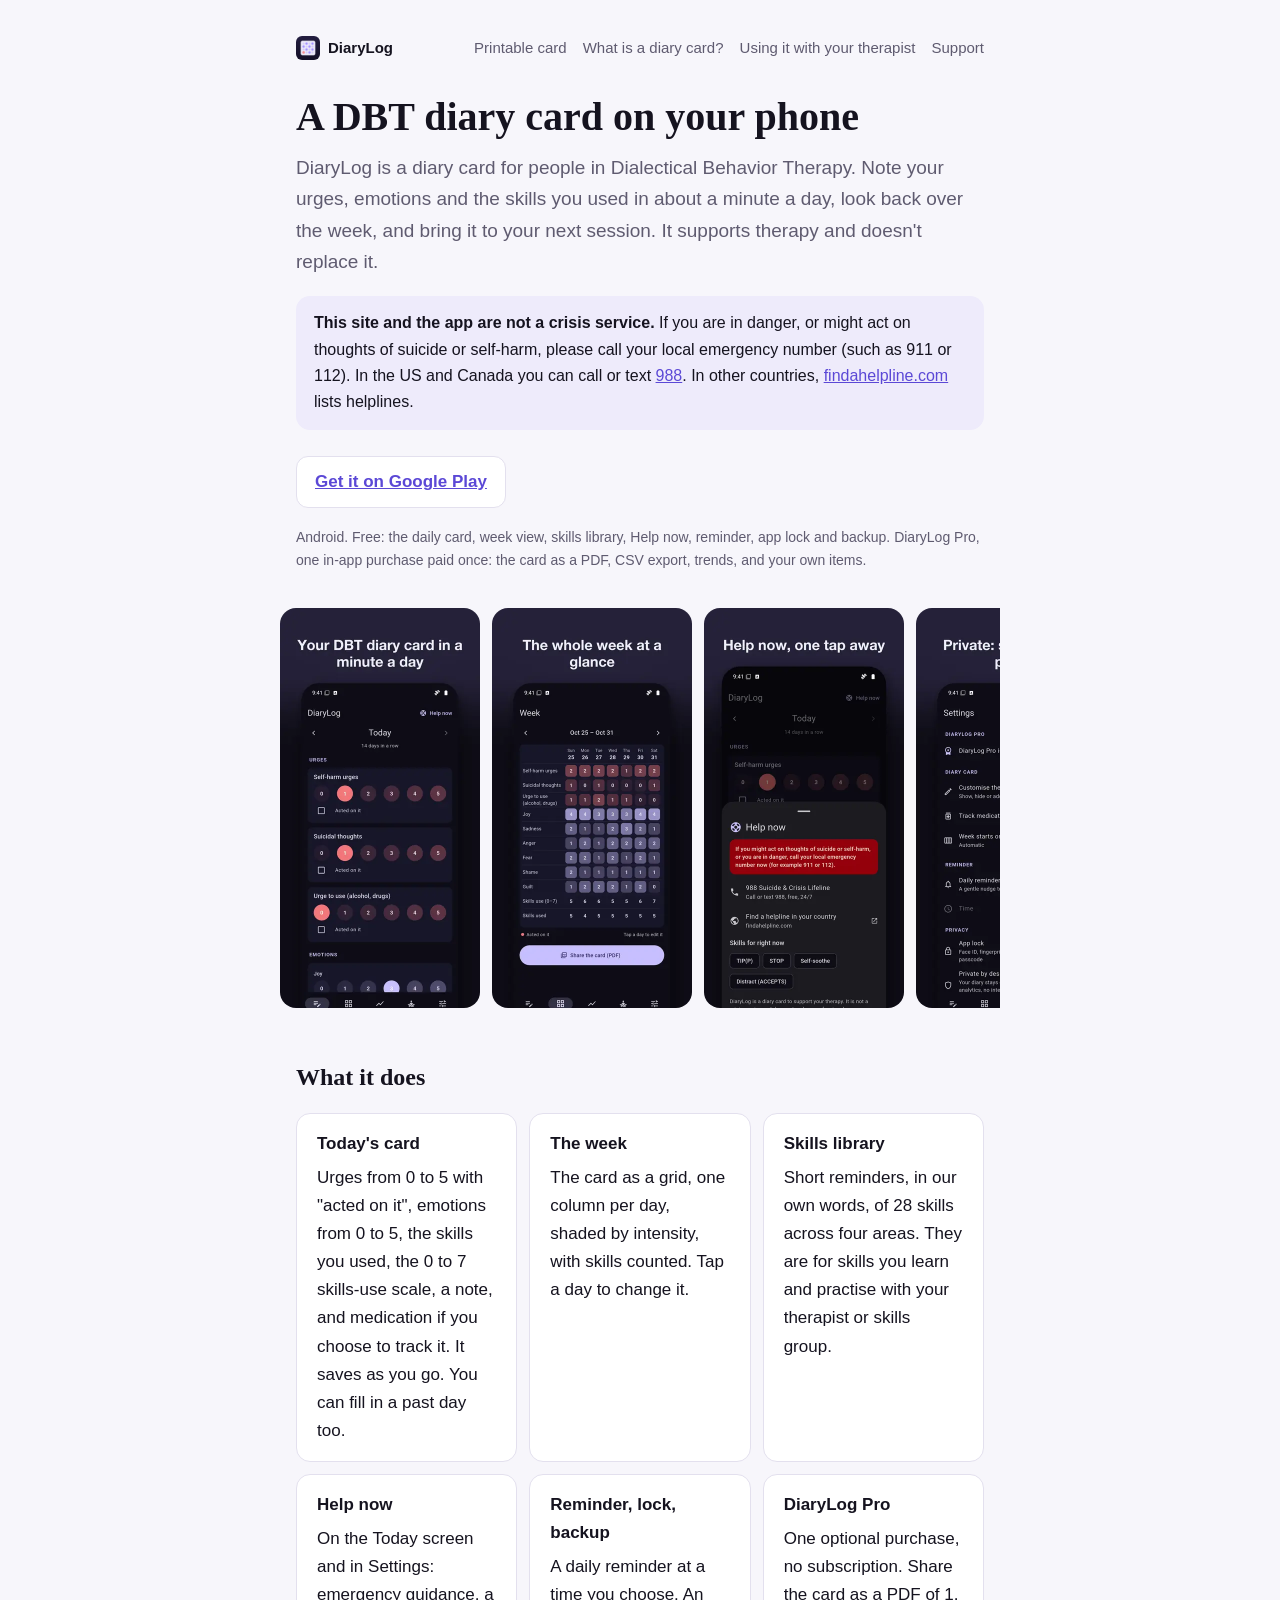
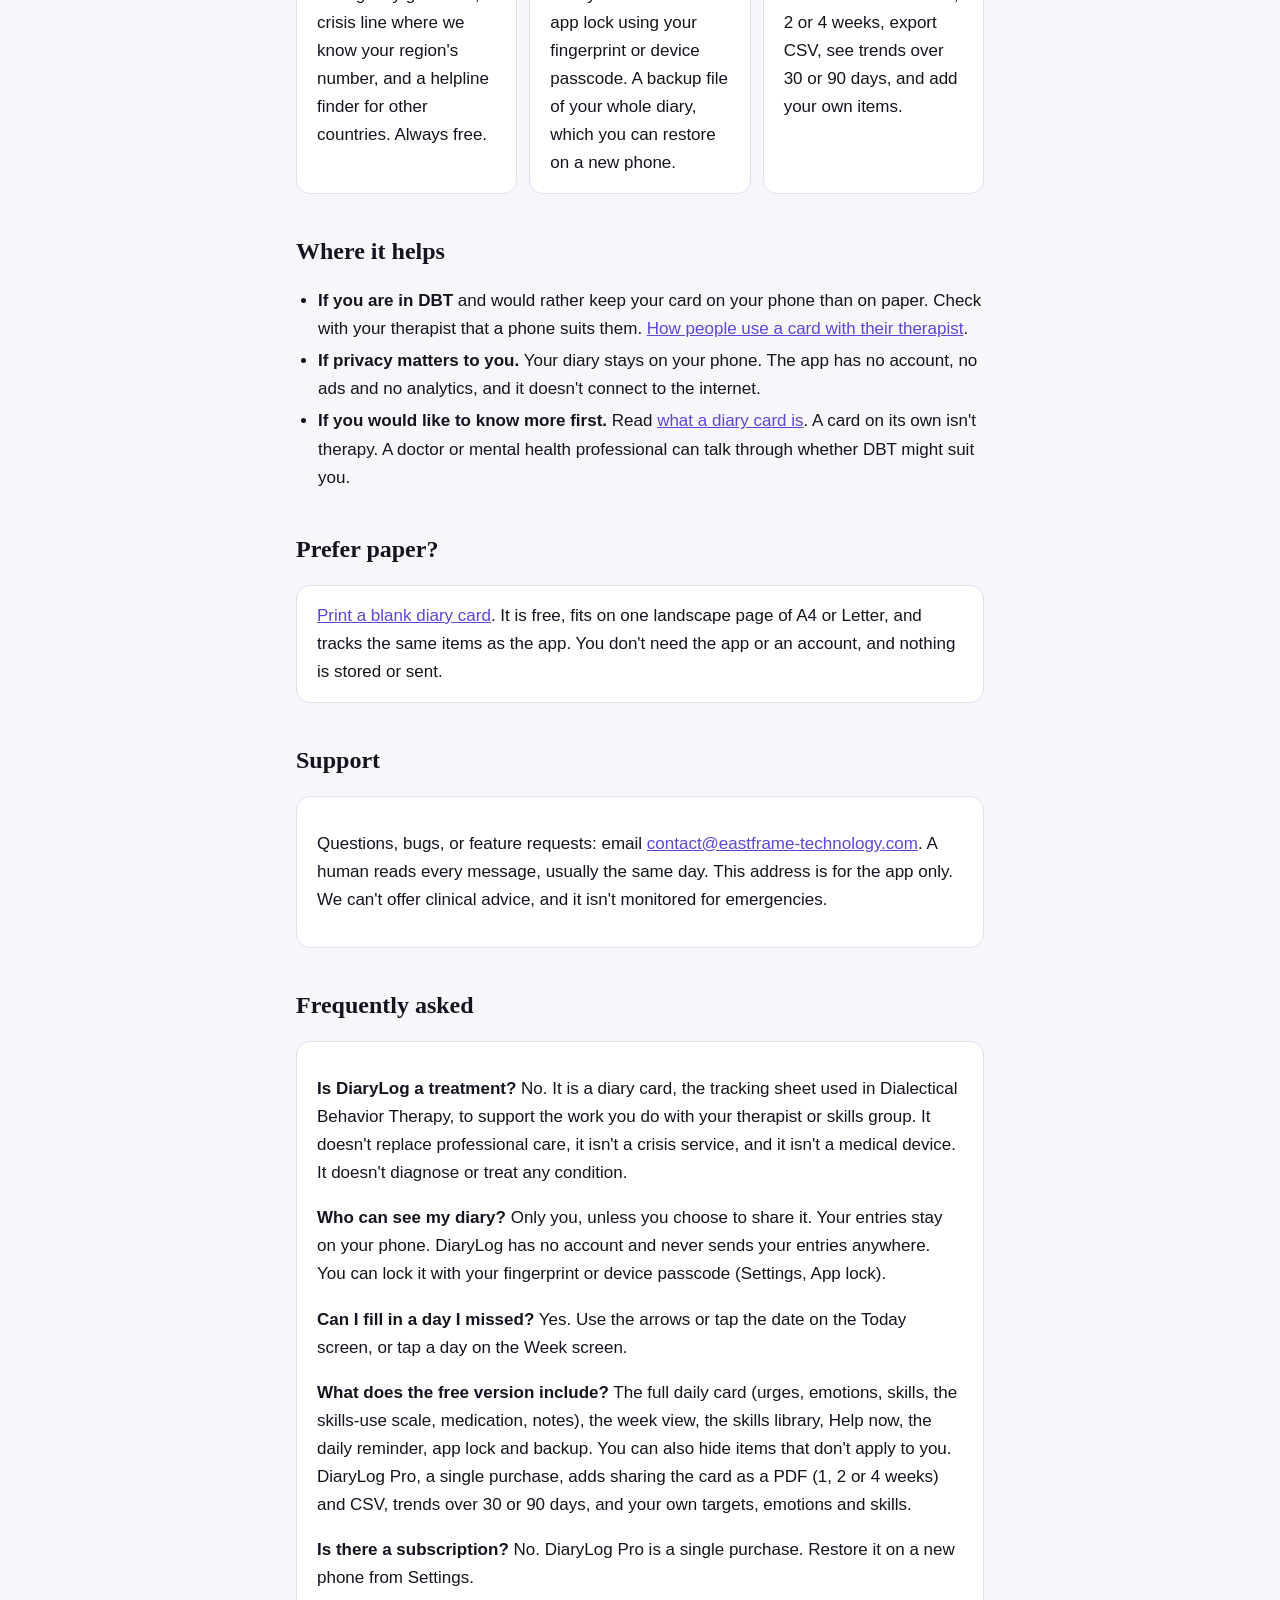
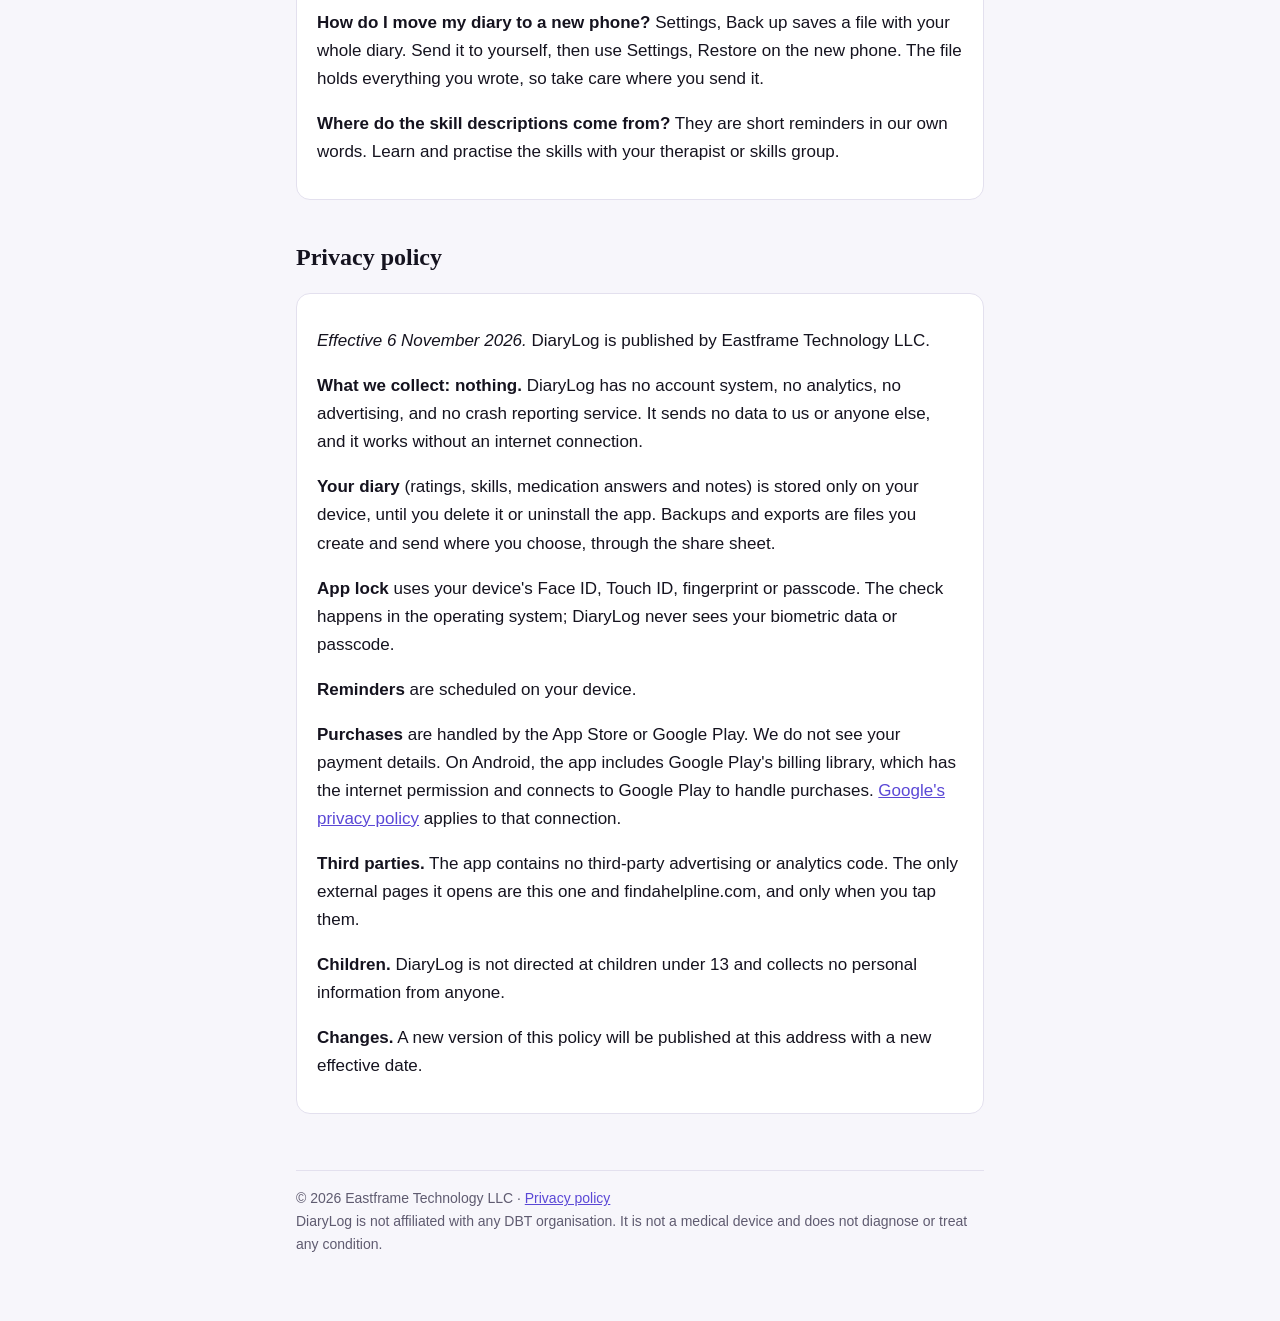
<file: index.html>
<!doctype html>
<html lang="en">
<head>
<meta charset="utf-8">
<meta name="viewport" content="width=device-width, initial-scale=1">
<title>DiaryLog: DBT diary card app for Android, private and on your phone</title>
<meta name="description" content="DiaryLog is a DBT diary card for Android: urges, emotions, skills use, medication and notes, with a week view to bring to your therapist. Your entries stay on your phone. No ads, no account.">
<link rel="canonical" href="https://eastframe-technology.github.io/diarylog-support/">
<meta property="og:type" content="website">
<meta property="og:title" content="DiaryLog: a DBT diary card on your phone">
<meta property="og:description" content="Urges, emotions and skills in about a minute a day, with a week view to bring to your therapist. Your entries stay on your phone.">
<meta property="og:image" content="https://eastframe-technology.github.io/diarylog-support/img/og.jpg">
<meta property="og:url" content="https://eastframe-technology.github.io/diarylog-support/">
<meta name="twitter:card" content="summary_large_image">
<link rel="icon" href="icon.png">
<link rel="stylesheet" href="style.css">
<script type="application/ld+json">
{"@context":"https://schema.org","@type":"MobileApplication","installUrl":"https://play.google.com/store/apps/details?id=com.eastframe.diarylog","name":"DiaryLog: DBT Diary Card","operatingSystem":"Android","applicationCategory":"HealthApplication","description":"A DBT diary card to support therapy: urges, emotions, skills use, medication and notes, with a week view. No ads, no subscription, no account. Not a treatment and not a crisis service.","image":"https://eastframe-technology.github.io/diarylog-support/img/og.jpg","offers":{"@type":"Offer","price":"0","priceCurrency":"USD"},"publisher":{"@type":"Organization","name":"Eastframe Technology LLC"}}
</script>
</head>
<body>
<main>
  <nav><a class="home" href="./"><img src="icon.png" alt="">DiaryLog</a><a href="tools/printable-dbt-diary-card.html">Printable card</a><a href="guides/what-is-a-dbt-diary-card.html">What is a diary card?</a><a href="guides/diary-card-with-your-therapist.html">Using it with your therapist</a><a href="#support">Support</a></nav>

  <h1>A DBT diary card on your phone</h1>
  <p class="lead">DiaryLog is a diary card for people in Dialectical Behavior Therapy. Note your urges, emotions and the skills you used in about a minute a day, look back over the week, and bring it to your next session. It supports therapy and doesn't replace it.</p>

  <aside class="crisis"><strong>This site and the app are not a crisis service.</strong> If you are in danger, or might act on thoughts of suicide or self-harm, please call your local emergency number (such as 911 or 112). In the US and Canada you can call or text <a href="tel:988">988</a>. In other countries, <a href="https://findahelpline.com">findahelpline.com</a> lists helplines.</aside>

  <!-- PLAY_CTA --><a class="soon" href="https://play.google.com/store/apps/details?id=com.eastframe.diarylog">Get it on Google Play</a><!-- /PLAY_CTA -->
  <p class="note">Android. Free: the daily card, week view, skills library, Help now, reminder, app lock and backup. DiaryLog Pro, one in-app purchase paid once: the card as a PDF, CSV export, trends, and your own items.</p>

  <div class="shots" aria-label="Screenshots">
    <img src="img/shot-1.webp" width="200" height="400" alt="Today's card with urges and emotions rated from 0 to 5">
    <img src="img/shot-2.webp" width="200" height="400" alt="Week view as a grid, one column per day" loading="lazy">
    <img src="img/shot-3.webp" width="200" height="400" alt="Help now sheet with emergency guidance and a helpline finder" loading="lazy">
    <img src="img/shot-4.webp" width="200" height="400" alt="Settings for the card, reminder and app lock" loading="lazy">
  </div>

  <h2>What it does</h2>
  <div class="grid">
    <div class="card"><h3>Today's card</h3>Urges from 0 to 5 with "acted on it", emotions from 0 to 5, the skills you used, the 0 to 7 skills-use scale, a note, and medication if you choose to track it. It saves as you go. You can fill in a past day too.</div>
    <div class="card"><h3>The week</h3>The card as a grid, one column per day, shaded by intensity, with skills counted. Tap a day to change it.</div>
    <div class="card"><h3>Skills library</h3>Short reminders, in our own words, of 28 skills across four areas. They are for skills you learn and practise with your therapist or skills group.</div>
    <div class="card"><h3>Help now</h3>On the Today screen and in Settings: emergency guidance, a crisis line where we know your region's number, and a helpline finder for other countries. Always free.</div>
    <div class="card"><h3>Reminder, lock, backup</h3>A daily reminder at a time you choose. An app lock using your fingerprint or device passcode. A backup file of your whole diary, which you can restore on a new phone.</div>
    <div class="card"><h3>DiaryLog Pro</h3>One optional purchase, no subscription. Share the card as a PDF of 1, 2 or 4 weeks, export CSV, see trends over 30 or 90 days, and add your own items.</div>
  </div>

  <h2>Where it helps</h2>
  <ul>
    <li><strong>If you are in DBT</strong> and would rather keep your card on your phone than on paper. Check with your therapist that a phone suits them. <a href="guides/diary-card-with-your-therapist.html">How people use a card with their therapist</a>.</li>
    <li><strong>If privacy matters to you.</strong> Your diary stays on your phone. The app has no account, no ads and no analytics, and it doesn't connect to the internet.</li>
    <li><strong>If you would like to know more first.</strong> Read <a href="guides/what-is-a-dbt-diary-card.html">what a diary card is</a>. A card on its own isn't therapy. A doctor or mental health professional can talk through whether DBT might suit you.</li>
  </ul>

  <h2>Prefer paper?</h2>
  <div class="card"><a href="tools/printable-dbt-diary-card.html">Print a blank diary card</a>. It is free, fits on one landscape page of A4 or Letter, and tracks the same items as the app. You don't need the app or an account, and nothing is stored or sent.</div>

  <h2 id="support">Support</h2>
  <div class="card">
    <p>Questions, bugs, or feature requests: email <a href="mailto:contact@eastframe-technology.com">contact@eastframe-technology.com</a>. A human reads every message, usually the same day. This address is for the app only. We can't offer clinical advice, and it isn't monitored for emergencies.</p>
  </div>

  <h2>Frequently asked</h2>
  <div class="card">
    <p><strong>Is DiaryLog a treatment?</strong> No. It is a diary card, the tracking sheet used in Dialectical Behavior Therapy, to support the work you do with your therapist or skills group. It doesn't replace professional care, it isn't a crisis service, and it isn't a medical device. It doesn't diagnose or treat any condition.</p>
    <p><strong>Who can see my diary?</strong> Only you, unless you choose to share it. Your entries stay on your phone. DiaryLog has no account and never sends your entries anywhere. You can lock it with your fingerprint or device passcode (Settings, App lock).</p>
    <p><strong>Can I fill in a day I missed?</strong> Yes. Use the arrows or tap the date on the Today screen, or tap a day on the Week screen.</p>
    <p><strong>What does the free version include?</strong> The full daily card (urges, emotions, skills, the skills-use scale, medication, notes), the week view, the skills library, Help now, the daily reminder, app lock and backup. You can also hide items that don't apply to you. DiaryLog Pro, a single purchase, adds sharing the card as a PDF (1, 2 or 4 weeks) and CSV, trends over 30 or 90 days, and your own targets, emotions and skills.</p>
    <p><strong>Is there a subscription?</strong> No. DiaryLog Pro is a single purchase. Restore it on a new phone from Settings.</p>
    <p><strong>How do I move my diary to a new phone?</strong> Settings, Back up saves a file with your whole diary. Send it to yourself, then use Settings, Restore on the new phone. The file holds everything you wrote, so take care where you send it.</p>
    <p><strong>Where do the skill descriptions come from?</strong> They are short reminders in our own words. Learn and practise the skills with your therapist or skills group.</p>
  </div>

  <h2 id="privacy">Privacy policy</h2>
  <div class="card">
    <p><em>Effective 6 November 2026.</em> DiaryLog is published by Eastframe Technology LLC.</p>
    <p><strong>What we collect: nothing.</strong> DiaryLog has no account system, no analytics, no advertising, and no crash reporting service. It sends no data to us or anyone else, and it works without an internet connection.</p>
    <p><strong>Your diary</strong> (ratings, skills, medication answers and notes) is stored only on your device, until you delete it or uninstall the app. Backups and exports are files you create and send where you choose, through the share sheet.</p>
    <p><strong>App lock</strong> uses your device's Face ID, Touch ID, fingerprint or passcode. The check happens in the operating system; DiaryLog never sees your biometric data or passcode.</p>
    <p><strong>Reminders</strong> are scheduled on your device.</p>
    <p><strong>Purchases</strong> are handled by the App Store or Google Play. We do not see your payment details. On Android, the app includes Google Play's billing library, which has the internet permission and connects to Google Play to handle purchases. <a href="https://policies.google.com/privacy">Google's privacy policy</a> applies to that connection.</p>
    <p><strong>Third parties.</strong> The app contains no third-party advertising or analytics code. The only external pages it opens are this one and findahelpline.com, and only when you tap them.</p>
    <p><strong>Children.</strong> DiaryLog is not directed at children under 13 and collects no personal information from anyone.</p>
    <p><strong>Changes.</strong> A new version of this policy will be published at this address with a new effective date.</p>
  </div>

  <footer>© 2026 Eastframe Technology LLC · <a href="privacy.html">Privacy policy</a><br>DiaryLog is not affiliated with any DBT organisation. It is not a medical device and does not diagnose or treat any condition.</footer>
</main>
</body>
</html>
</file>
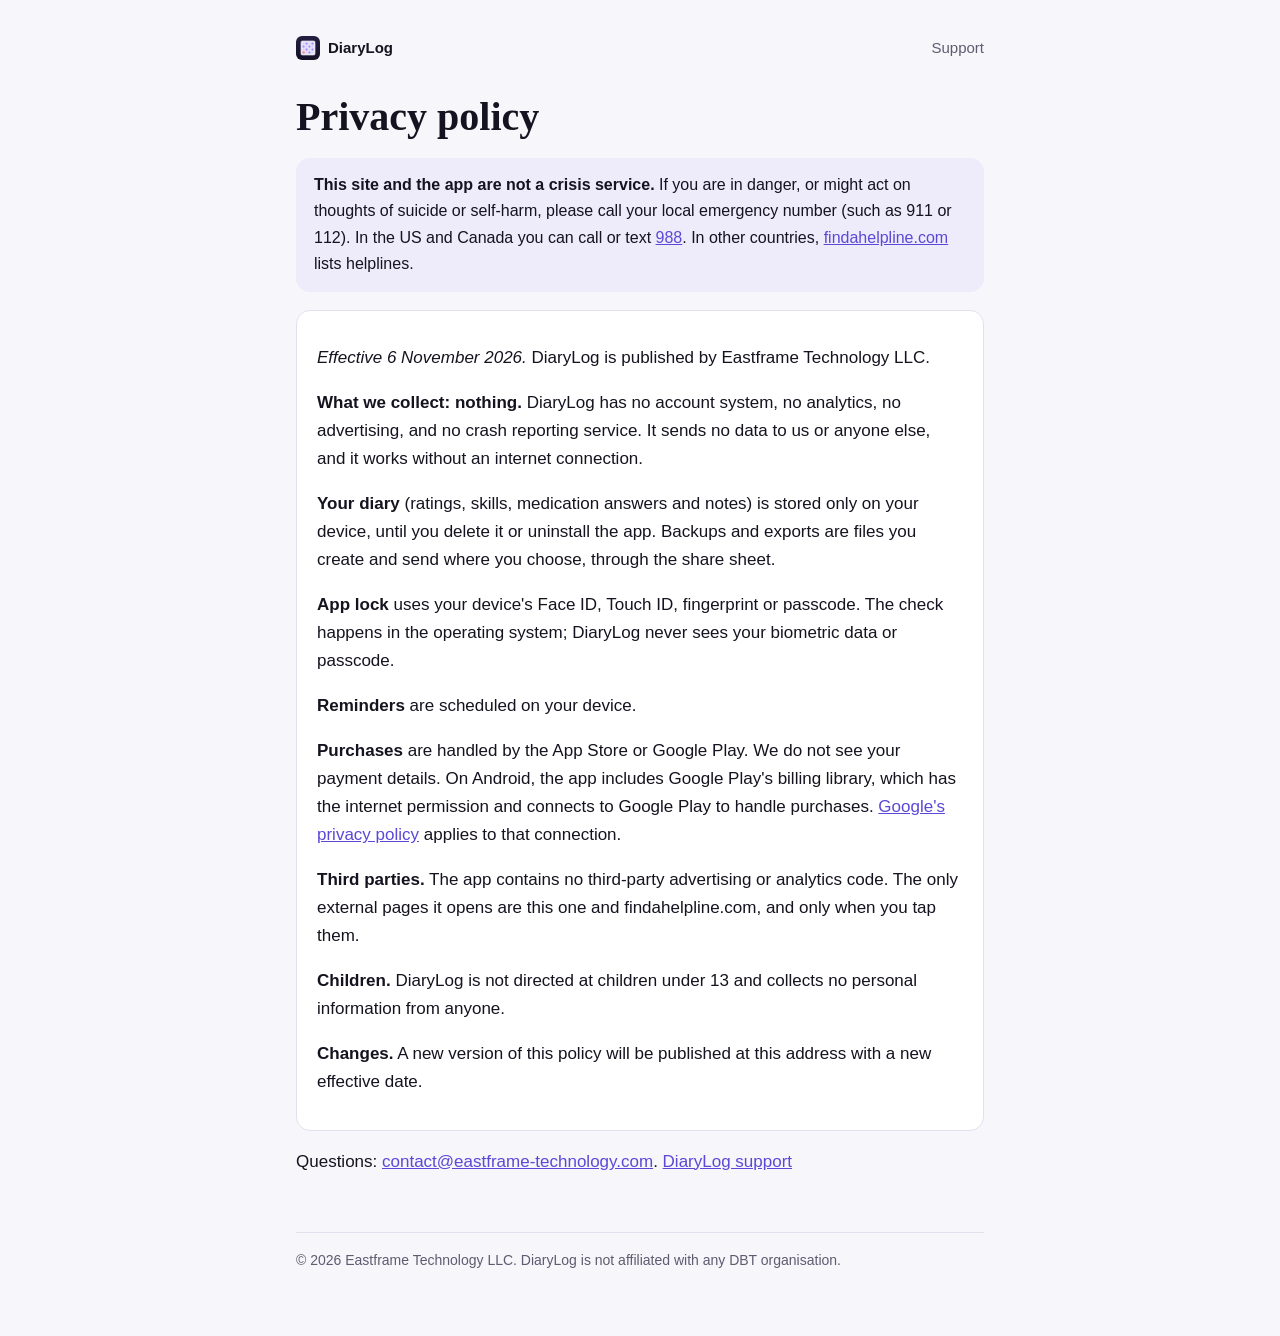
<file: privacy.html>
<!doctype html>
<html lang="en">
<head>
<meta charset="utf-8">
<meta name="viewport" content="width=device-width, initial-scale=1">
<title>DiaryLog privacy policy</title>
<meta name="description" content="Privacy policy for DiaryLog, the DBT diary card app. No account, no analytics, no internet access.">
<link rel="canonical" href="https://eastframe-technology.github.io/diarylog-support/privacy.html">
<link rel="icon" href="icon.png">
<link rel="stylesheet" href="style.css">
</head>
<body>
<main>
  <nav><a class="home" href="./"><img src="icon.png" alt="">DiaryLog</a><a href="./#support">Support</a></nav>
  <h1 id="privacy">Privacy policy</h1>
  <aside class="crisis"><strong>This site and the app are not a crisis service.</strong> If you are in danger, or might act on thoughts of suicide or self-harm, please call your local emergency number (such as 911 or 112). In the US and Canada you can call or text <a href="tel:988">988</a>. In other countries, <a href="https://findahelpline.com">findahelpline.com</a> lists helplines.</aside>
  <div class="card">
    <p><em>Effective 6 November 2026.</em> DiaryLog is published by Eastframe Technology LLC.</p>
    <p><strong>What we collect: nothing.</strong> DiaryLog has no account system, no analytics, no advertising, and no crash reporting service. It sends no data to us or anyone else, and it works without an internet connection.</p>
    <p><strong>Your diary</strong> (ratings, skills, medication answers and notes) is stored only on your device, until you delete it or uninstall the app. Backups and exports are files you create and send where you choose, through the share sheet.</p>
    <p><strong>App lock</strong> uses your device's Face ID, Touch ID, fingerprint or passcode. The check happens in the operating system; DiaryLog never sees your biometric data or passcode.</p>
    <p><strong>Reminders</strong> are scheduled on your device.</p>
    <p><strong>Purchases</strong> are handled by the App Store or Google Play. We do not see your payment details. On Android, the app includes Google Play's billing library, which has the internet permission and connects to Google Play to handle purchases. <a href="https://policies.google.com/privacy">Google's privacy policy</a> applies to that connection.</p>
    <p><strong>Third parties.</strong> The app contains no third-party advertising or analytics code. The only external pages it opens are this one and findahelpline.com, and only when you tap them.</p>
    <p><strong>Children.</strong> DiaryLog is not directed at children under 13 and collects no personal information from anyone.</p>
    <p><strong>Changes.</strong> A new version of this policy will be published at this address with a new effective date.</p>
  </div>

  <p>Questions: <a href="mailto:contact@eastframe-technology.com">contact@eastframe-technology.com</a>. <a href="./">DiaryLog support</a></p>
  <footer>© 2026 Eastframe Technology LLC. DiaryLog is not affiliated with any DBT organisation.</footer>
</main>
</body>
</html>
</file>
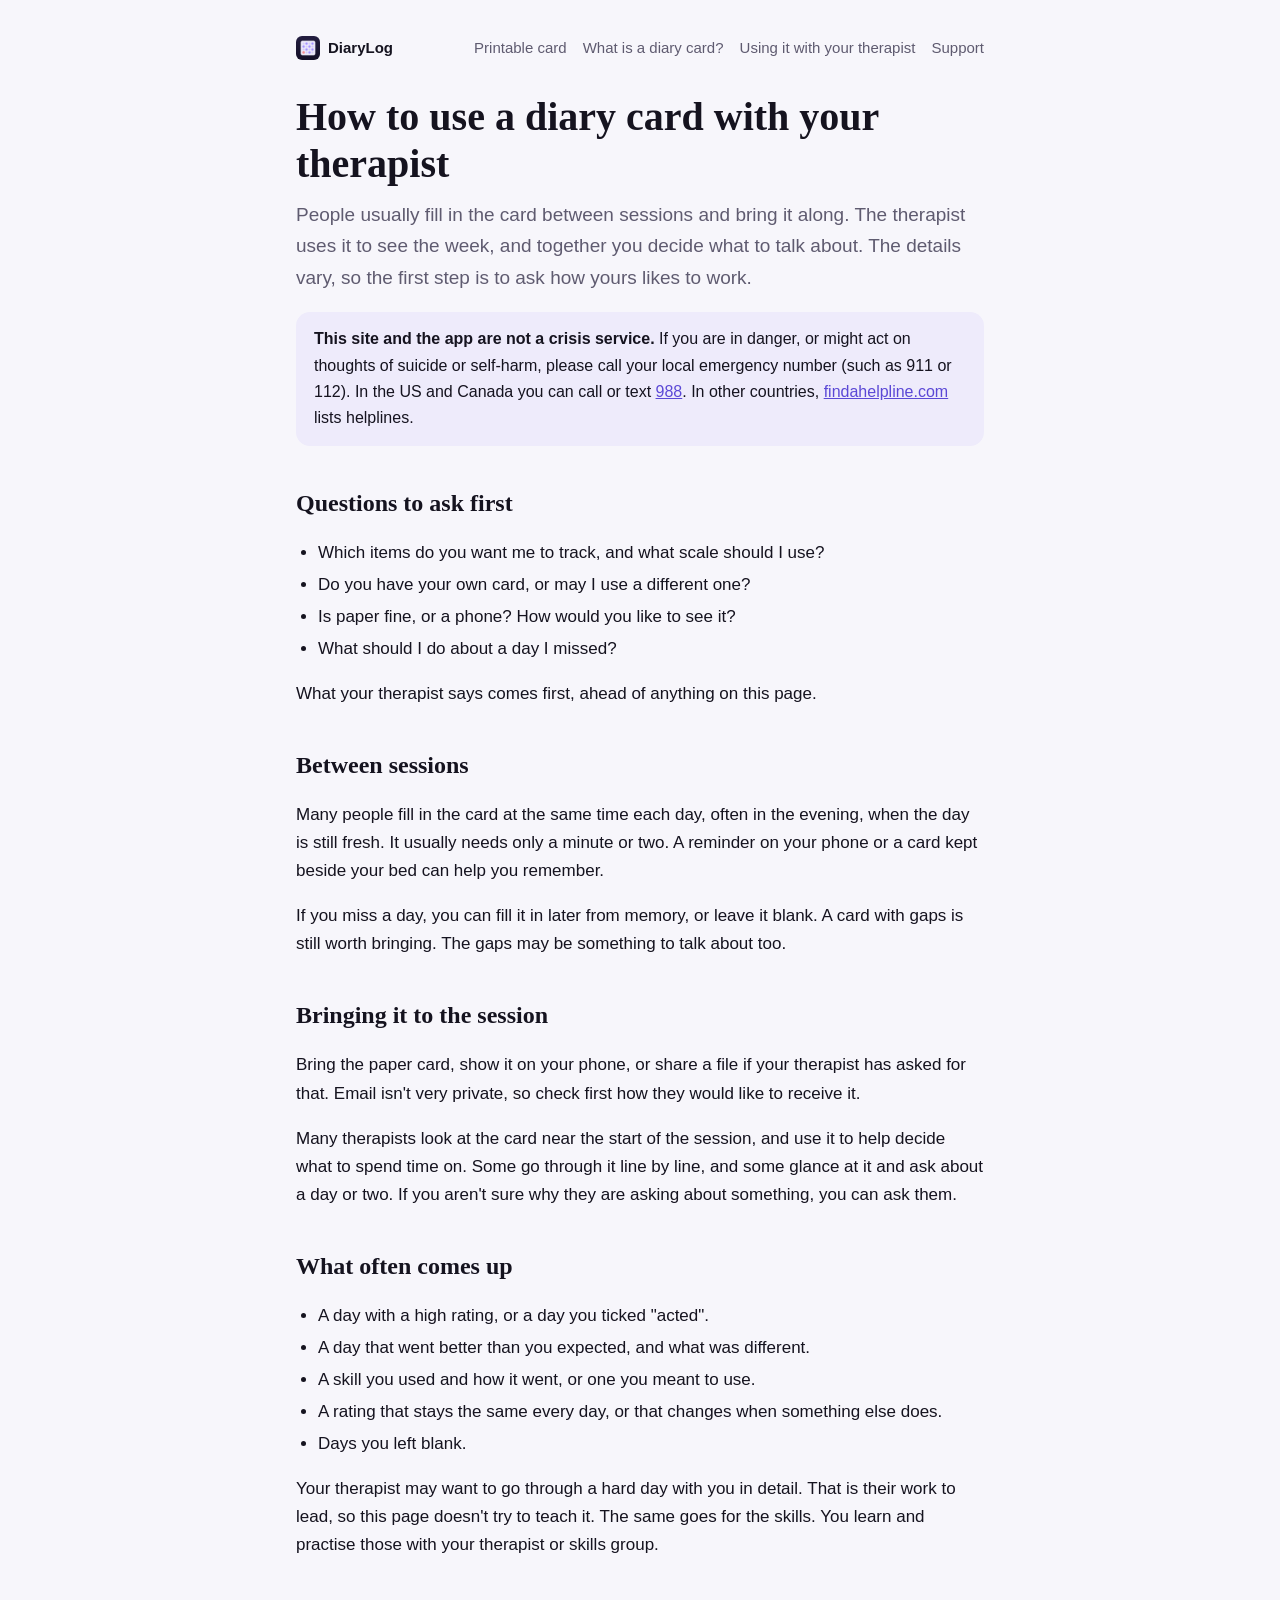
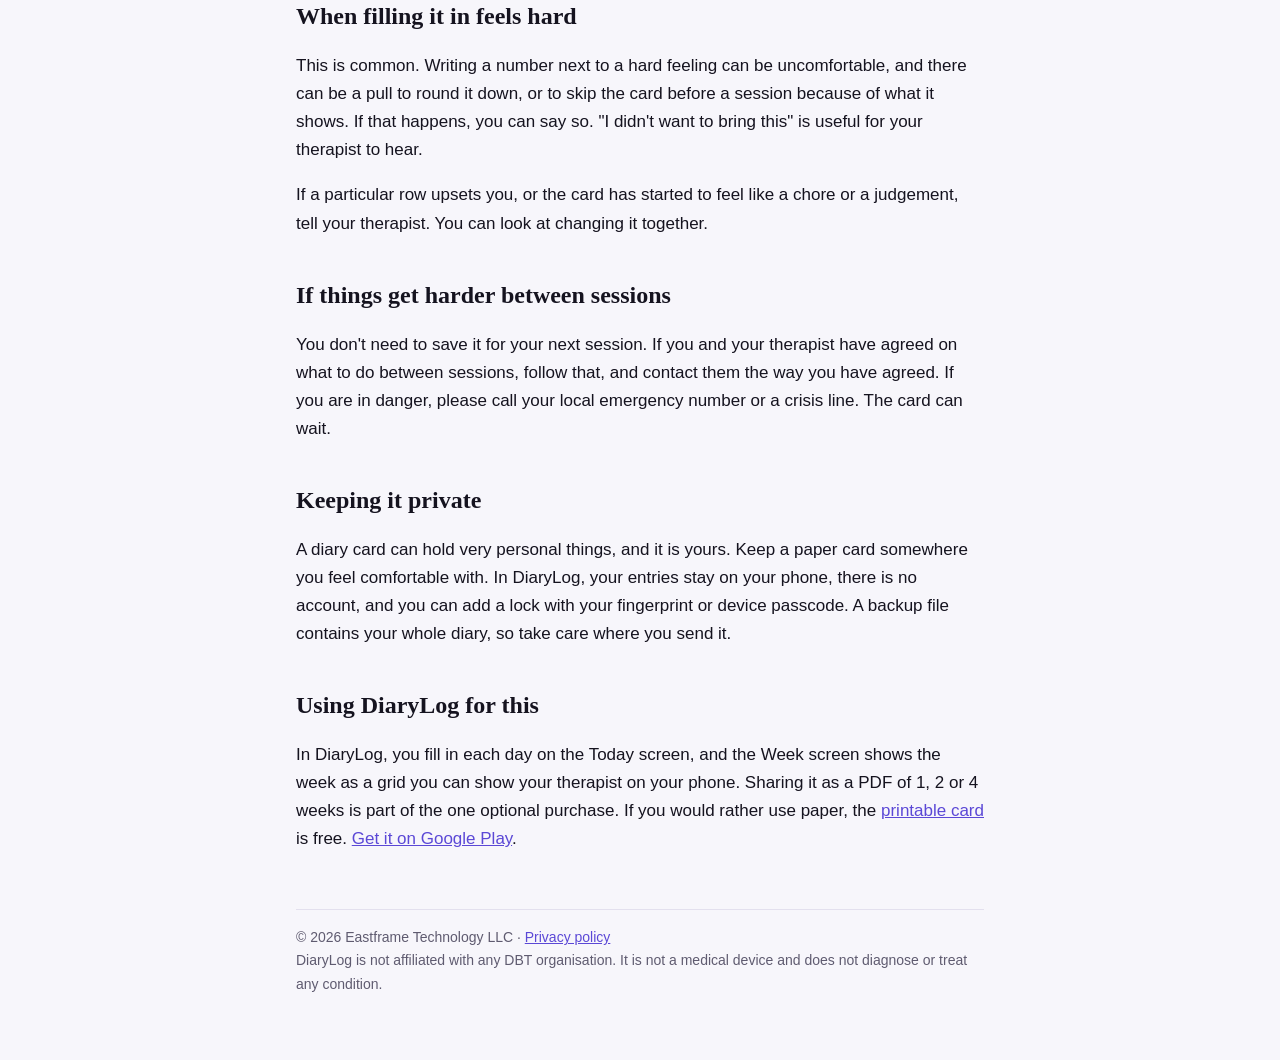
<file: guides/diary-card-with-your-therapist.html>
<!doctype html>
<html lang="en">
<head>
<meta charset="utf-8">
<meta name="viewport" content="width=device-width, initial-scale=1">
<title>How to use a DBT diary card with your therapist</title>
<meta name="description" content="How people fill in a DBT diary card between sessions and bring it to therapy: what to ask first, what often comes up, and what to do when filling it in feels hard.">
<link rel="canonical" href="https://eastframe-technology.github.io/diarylog-support/guides/diary-card-with-your-therapist.html">
<meta property="og:type" content="article">
<meta property="og:title" content="How to use a DBT diary card with your therapist">
<meta property="og:description" content="How people fill in a diary card between sessions and bring it to therapy, and what to do when filling it in feels hard.">
<meta property="og:image" content="https://eastframe-technology.github.io/diarylog-support/img/og.jpg">
<link rel="icon" href="../icon.png">
<link rel="stylesheet" href="../style.css">
<script type="application/ld+json">
{"@context":"https://schema.org","@type":"Article","headline":"How to use a DBT diary card with your therapist","description":"How people fill in a DBT diary card between sessions and bring it to therapy: what to ask first, what often comes up, and what to do when filling it in feels hard.","datePublished":"2026-11-06","author":{"@type":"Organization","name":"Eastframe Technology LLC"},"publisher":{"@type":"Organization","name":"Eastframe Technology LLC"},"image":"https://eastframe-technology.github.io/diarylog-support/img/og.jpg"}
</script>
</head>
<body>
<main>
  <nav><a class="home" href="../"><img src="../icon.png" alt="">DiaryLog</a><a href="../tools/printable-dbt-diary-card.html">Printable card</a><a href="what-is-a-dbt-diary-card.html">What is a diary card?</a><a href="diary-card-with-your-therapist.html">Using it with your therapist</a><a href="../#support">Support</a></nav>
  <h1>How to use a diary card with your therapist</h1>
  <p class="lead">People usually fill in the card between sessions and bring it along. The therapist uses it to see the week, and together you decide what to talk about. The details vary, so the first step is to ask how yours likes to work.</p>

  <aside class="crisis"><strong>This site and the app are not a crisis service.</strong> If you are in danger, or might act on thoughts of suicide or self-harm, please call your local emergency number (such as 911 or 112). In the US and Canada you can call or text <a href="tel:988">988</a>. In other countries, <a href="https://findahelpline.com">findahelpline.com</a> lists helplines.</aside>

  <h2>Questions to ask first</h2>
  <ul>
    <li>Which items do you want me to track, and what scale should I use?</li>
    <li>Do you have your own card, or may I use a different one?</li>
    <li>Is paper fine, or a phone? How would you like to see it?</li>
    <li>What should I do about a day I missed?</li>
  </ul>
  <p>What your therapist says comes first, ahead of anything on this page.</p>

  <h2>Between sessions</h2>
  <p>Many people fill in the card at the same time each day, often in the evening, when the day is still fresh. It usually needs only a minute or two. A reminder on your phone or a card kept beside your bed can help you remember.</p>
  <p>If you miss a day, you can fill it in later from memory, or leave it blank. A card with gaps is still worth bringing. The gaps may be something to talk about too.</p>

  <h2>Bringing it to the session</h2>
  <p>Bring the paper card, show it on your phone, or share a file if your therapist has asked for that. Email isn't very private, so check first how they would like to receive it.</p>
  <p>Many therapists look at the card near the start of the session, and use it to help decide what to spend time on. Some go through it line by line, and some glance at it and ask about a day or two. If you aren't sure why they are asking about something, you can ask them.</p>

  <h2>What often comes up</h2>
  <ul>
    <li>A day with a high rating, or a day you ticked "acted".</li>
    <li>A day that went better than you expected, and what was different.</li>
    <li>A skill you used and how it went, or one you meant to use.</li>
    <li>A rating that stays the same every day, or that changes when something else does.</li>
    <li>Days you left blank.</li>
  </ul>
  <p>Your therapist may want to go through a hard day with you in detail. That is their work to lead, so this page doesn't try to teach it. The same goes for the skills. You learn and practise those with your therapist or skills group.</p>

  <h2>When filling it in feels hard</h2>
  <p>This is common. Writing a number next to a hard feeling can be uncomfortable, and there can be a pull to round it down, or to skip the card before a session because of what it shows. If that happens, you can say so. "I didn't want to bring this" is useful for your therapist to hear.</p>
  <p>If a particular row upsets you, or the card has started to feel like a chore or a judgement, tell your therapist. You can look at changing it together.</p>

  <h2>If things get harder between sessions</h2>
  <p>You don't need to save it for your next session. If you and your therapist have agreed on what to do between sessions, follow that, and contact them the way you have agreed. If you are in danger, please call your local emergency number or a crisis line. The card can wait.</p>

  <h2>Keeping it private</h2>
  <p>A diary card can hold very personal things, and it is yours. Keep a paper card somewhere you feel comfortable with. In DiaryLog, your entries stay on your phone, there is no account, and you can add a lock with your fingerprint or device passcode. A backup file contains your whole diary, so take care where you send it.</p>

  <h2>Using DiaryLog for this</h2>
  <p>In DiaryLog, you fill in each day on the Today screen, and the Week screen shows the week as a grid you can show your therapist on your phone. Sharing it as a PDF of 1, 2 or 4 weeks is part of the one optional purchase. If you would rather use paper, the <a href="../tools/printable-dbt-diary-card.html">printable card</a> is free. <!-- PLAY_CTA --><a href="https://play.google.com/store/apps/details?id=com.eastframe.diarylog">Get it on Google Play</a>.<!-- /PLAY_CTA --></p>

  <footer>© 2026 Eastframe Technology LLC · <a href="../privacy.html">Privacy policy</a><br>DiaryLog is not affiliated with any DBT organisation. It is not a medical device and does not diagnose or treat any condition.</footer>
</main>
</body>
</html>
</file>
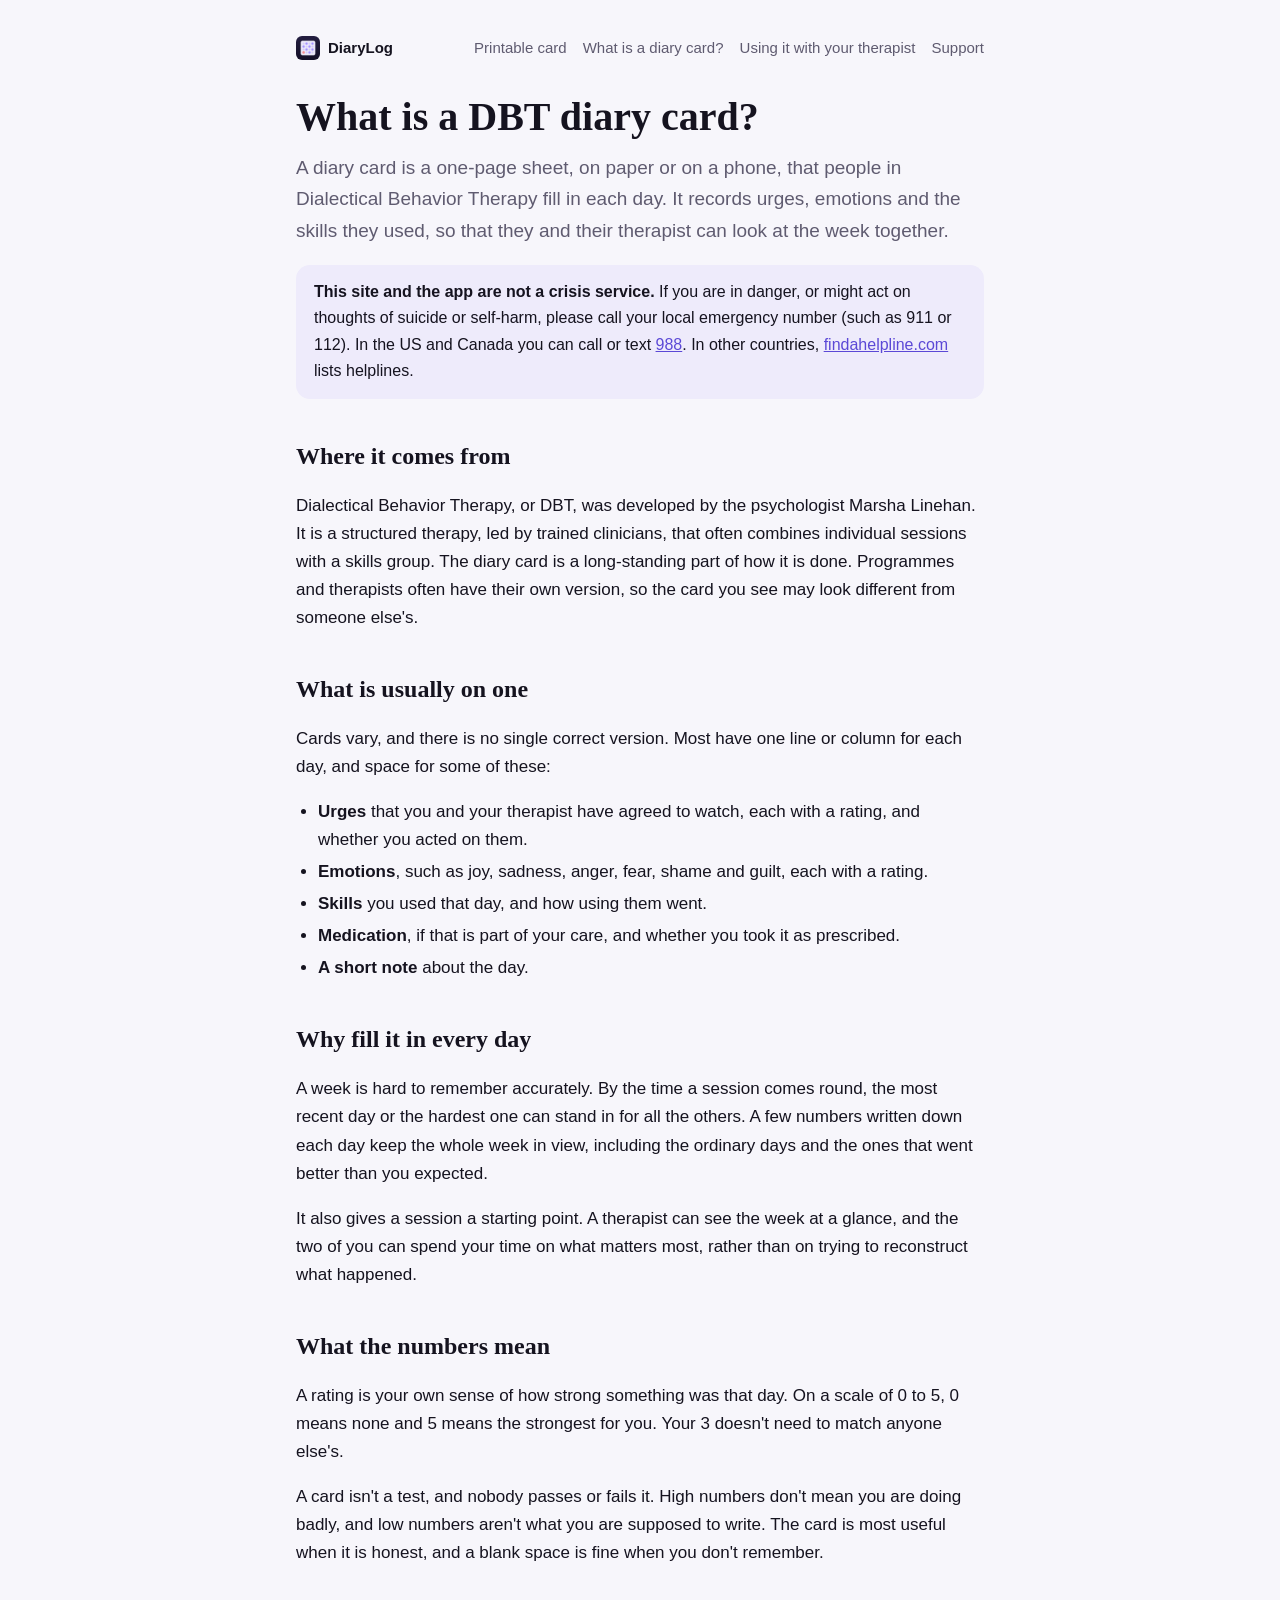
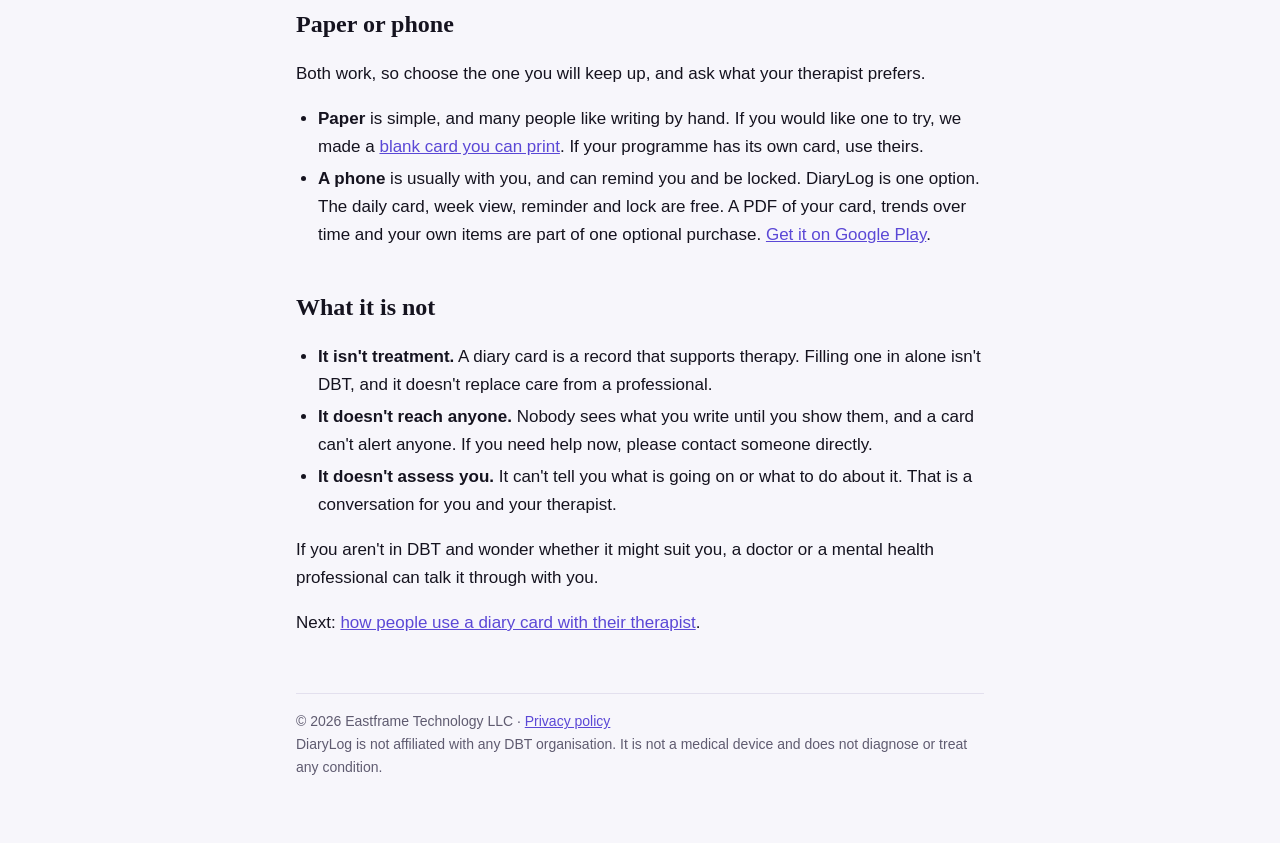
<file: guides/what-is-a-dbt-diary-card.html>
<!doctype html>
<html lang="en">
<head>
<meta charset="utf-8">
<meta name="viewport" content="width=device-width, initial-scale=1">
<title>What is a DBT diary card, and what goes on one?</title>
<meta name="description" content="A plain explanation of the DBT diary card: what it records, why people fill it in daily, what the numbers mean, and what it is not.">
<link rel="canonical" href="https://eastframe-technology.github.io/diarylog-support/guides/what-is-a-dbt-diary-card.html">
<meta property="og:type" content="article">
<meta property="og:title" content="What is a DBT diary card?">
<meta property="og:description" content="What a DBT diary card records, why people fill it in daily, what the numbers mean, and what it is not.">
<meta property="og:image" content="https://eastframe-technology.github.io/diarylog-support/img/og.jpg">
<link rel="icon" href="../icon.png">
<link rel="stylesheet" href="../style.css">
<script type="application/ld+json">
{"@context":"https://schema.org","@type":"Article","headline":"What is a DBT diary card?","description":"A plain explanation of the DBT diary card: what it records, why people fill it in daily, what the numbers mean, and what it is not.","datePublished":"2026-11-06","author":{"@type":"Organization","name":"Eastframe Technology LLC"},"publisher":{"@type":"Organization","name":"Eastframe Technology LLC"},"image":"https://eastframe-technology.github.io/diarylog-support/img/og.jpg"}
</script>
</head>
<body>
<main>
  <nav><a class="home" href="../"><img src="../icon.png" alt="">DiaryLog</a><a href="../tools/printable-dbt-diary-card.html">Printable card</a><a href="what-is-a-dbt-diary-card.html">What is a diary card?</a><a href="diary-card-with-your-therapist.html">Using it with your therapist</a><a href="../#support">Support</a></nav>
  <h1>What is a DBT diary card?</h1>
  <p class="lead">A diary card is a one-page sheet, on paper or on a phone, that people in Dialectical Behavior Therapy fill in each day. It records urges, emotions and the skills they used, so that they and their therapist can look at the week together.</p>

  <aside class="crisis"><strong>This site and the app are not a crisis service.</strong> If you are in danger, or might act on thoughts of suicide or self-harm, please call your local emergency number (such as 911 or 112). In the US and Canada you can call or text <a href="tel:988">988</a>. In other countries, <a href="https://findahelpline.com">findahelpline.com</a> lists helplines.</aside>

  <h2>Where it comes from</h2>
  <p>Dialectical Behavior Therapy, or DBT, was developed by the psychologist Marsha Linehan. It is a structured therapy, led by trained clinicians, that often combines individual sessions with a skills group. The diary card is a long-standing part of how it is done. Programmes and therapists often have their own version, so the card you see may look different from someone else's.</p>

  <h2>What is usually on one</h2>
  <p>Cards vary, and there is no single correct version. Most have one line or column for each day, and space for some of these:</p>
  <ul>
    <li><strong>Urges</strong> that you and your therapist have agreed to watch, each with a rating, and whether you acted on them.</li>
    <li><strong>Emotions</strong>, such as joy, sadness, anger, fear, shame and guilt, each with a rating.</li>
    <li><strong>Skills</strong> you used that day, and how using them went.</li>
    <li><strong>Medication</strong>, if that is part of your care, and whether you took it as prescribed.</li>
    <li><strong>A short note</strong> about the day.</li>
  </ul>

  <h2>Why fill it in every day</h2>
  <p>A week is hard to remember accurately. By the time a session comes round, the most recent day or the hardest one can stand in for all the others. A few numbers written down each day keep the whole week in view, including the ordinary days and the ones that went better than you expected.</p>
  <p>It also gives a session a starting point. A therapist can see the week at a glance, and the two of you can spend your time on what matters most, rather than on trying to reconstruct what happened.</p>

  <h2>What the numbers mean</h2>
  <p>A rating is your own sense of how strong something was that day. On a scale of 0 to 5, 0 means none and 5 means the strongest for you. Your 3 doesn't need to match anyone else's.</p>
  <p>A card isn't a test, and nobody passes or fails it. High numbers don't mean you are doing badly, and low numbers aren't what you are supposed to write. The card is most useful when it is honest, and a blank space is fine when you don't remember.</p>

  <h2>Paper or phone</h2>
  <p>Both work, so choose the one you will keep up, and ask what your therapist prefers.</p>
  <ul>
    <li><strong>Paper</strong> is simple, and many people like writing by hand. If you would like one to try, we made a <a href="../tools/printable-dbt-diary-card.html">blank card you can print</a>. If your programme has its own card, use theirs.</li>
    <li><strong>A phone</strong> is usually with you, and can remind you and be locked. DiaryLog is one option. The daily card, week view, reminder and lock are free. A PDF of your card, trends over time and your own items are part of one optional purchase. <!-- PLAY_CTA --><a href="https://play.google.com/store/apps/details?id=com.eastframe.diarylog">Get it on Google Play</a>.<!-- /PLAY_CTA --></li>
  </ul>

  <h2>What it is not</h2>
  <ul>
    <li><strong>It isn't treatment.</strong> A diary card is a record that supports therapy. Filling one in alone isn't DBT, and it doesn't replace care from a professional.</li>
    <li><strong>It doesn't reach anyone.</strong> Nobody sees what you write until you show them, and a card can't alert anyone. If you need help now, please contact someone directly.</li>
    <li><strong>It doesn't assess you.</strong> It can't tell you what is going on or what to do about it. That is a conversation for you and your therapist.</li>
  </ul>
  <p>If you aren't in DBT and wonder whether it might suit you, a doctor or a mental health professional can talk it through with you.</p>
  <p>Next: <a href="diary-card-with-your-therapist.html">how people use a diary card with their therapist</a>.</p>

  <footer>© 2026 Eastframe Technology LLC · <a href="../privacy.html">Privacy policy</a><br>DiaryLog is not affiliated with any DBT organisation. It is not a medical device and does not diagnose or treat any condition.</footer>
</main>
</body>
</html>
</file>
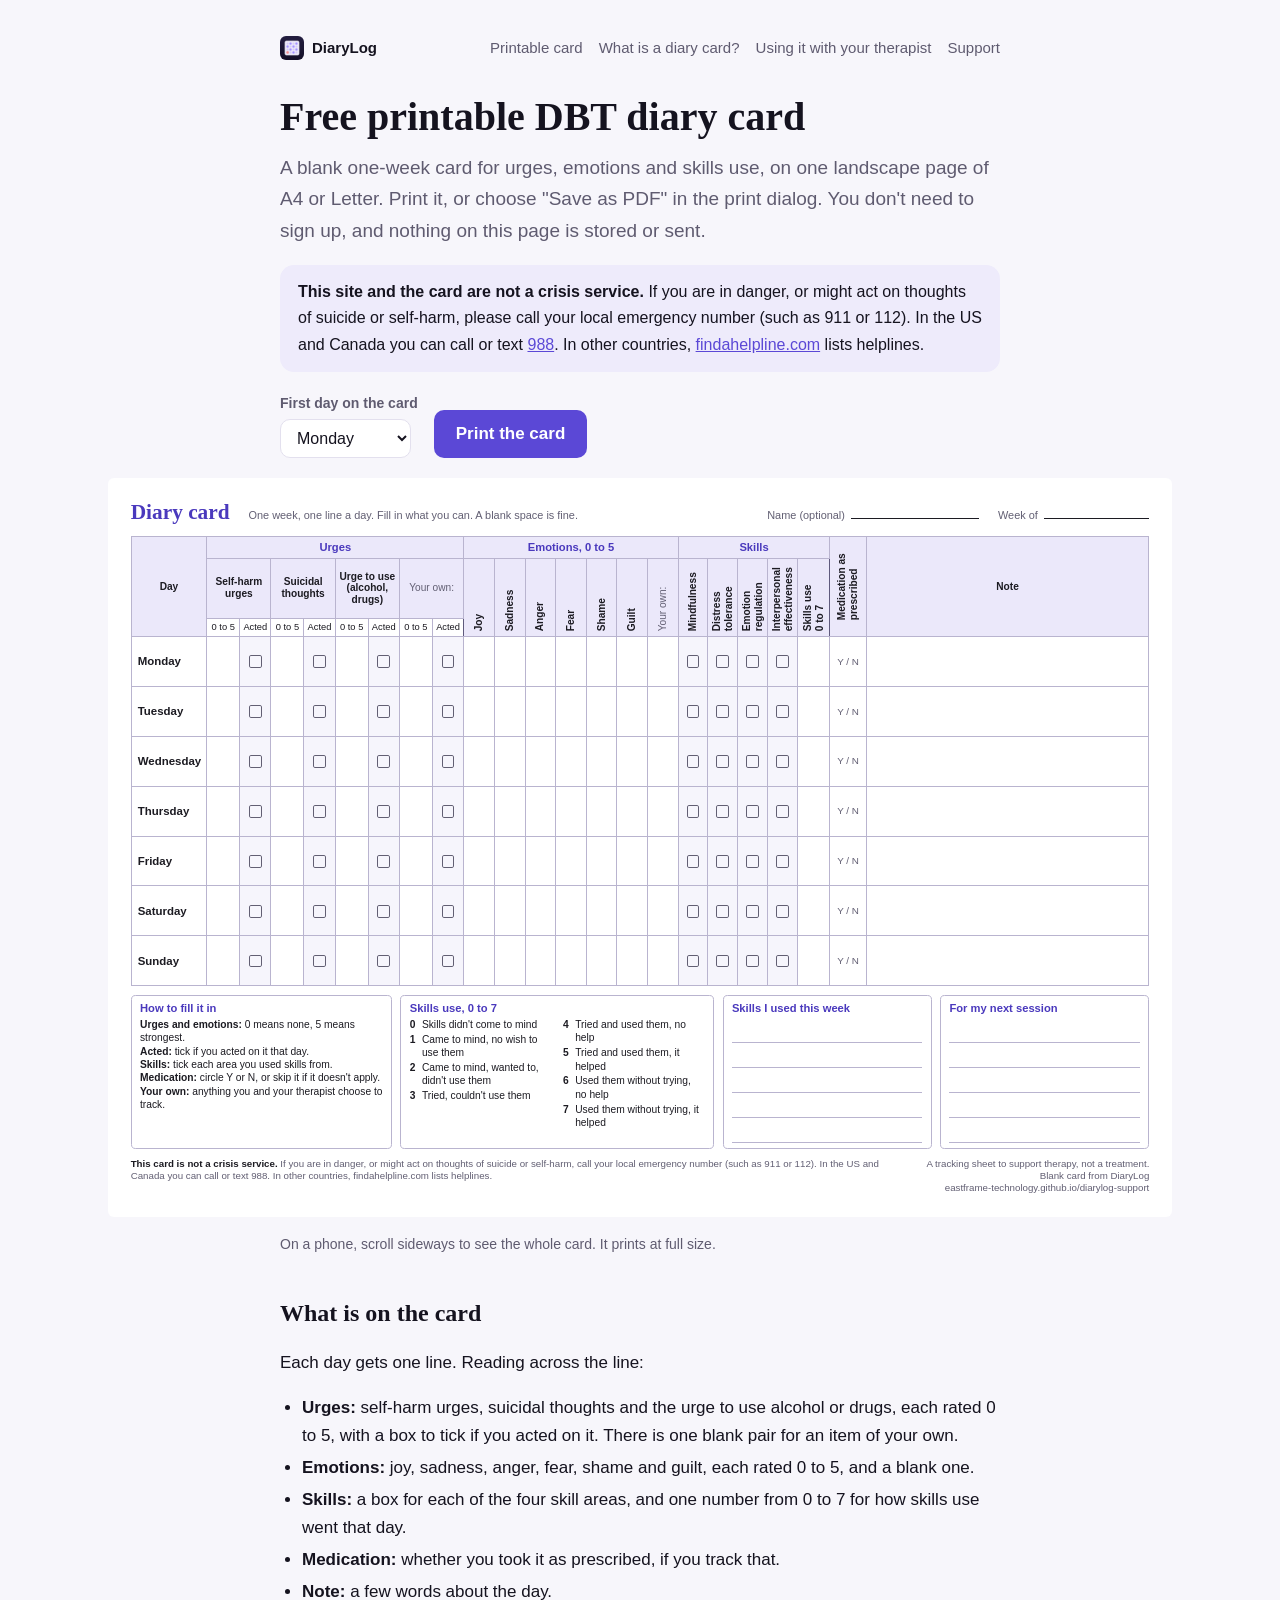
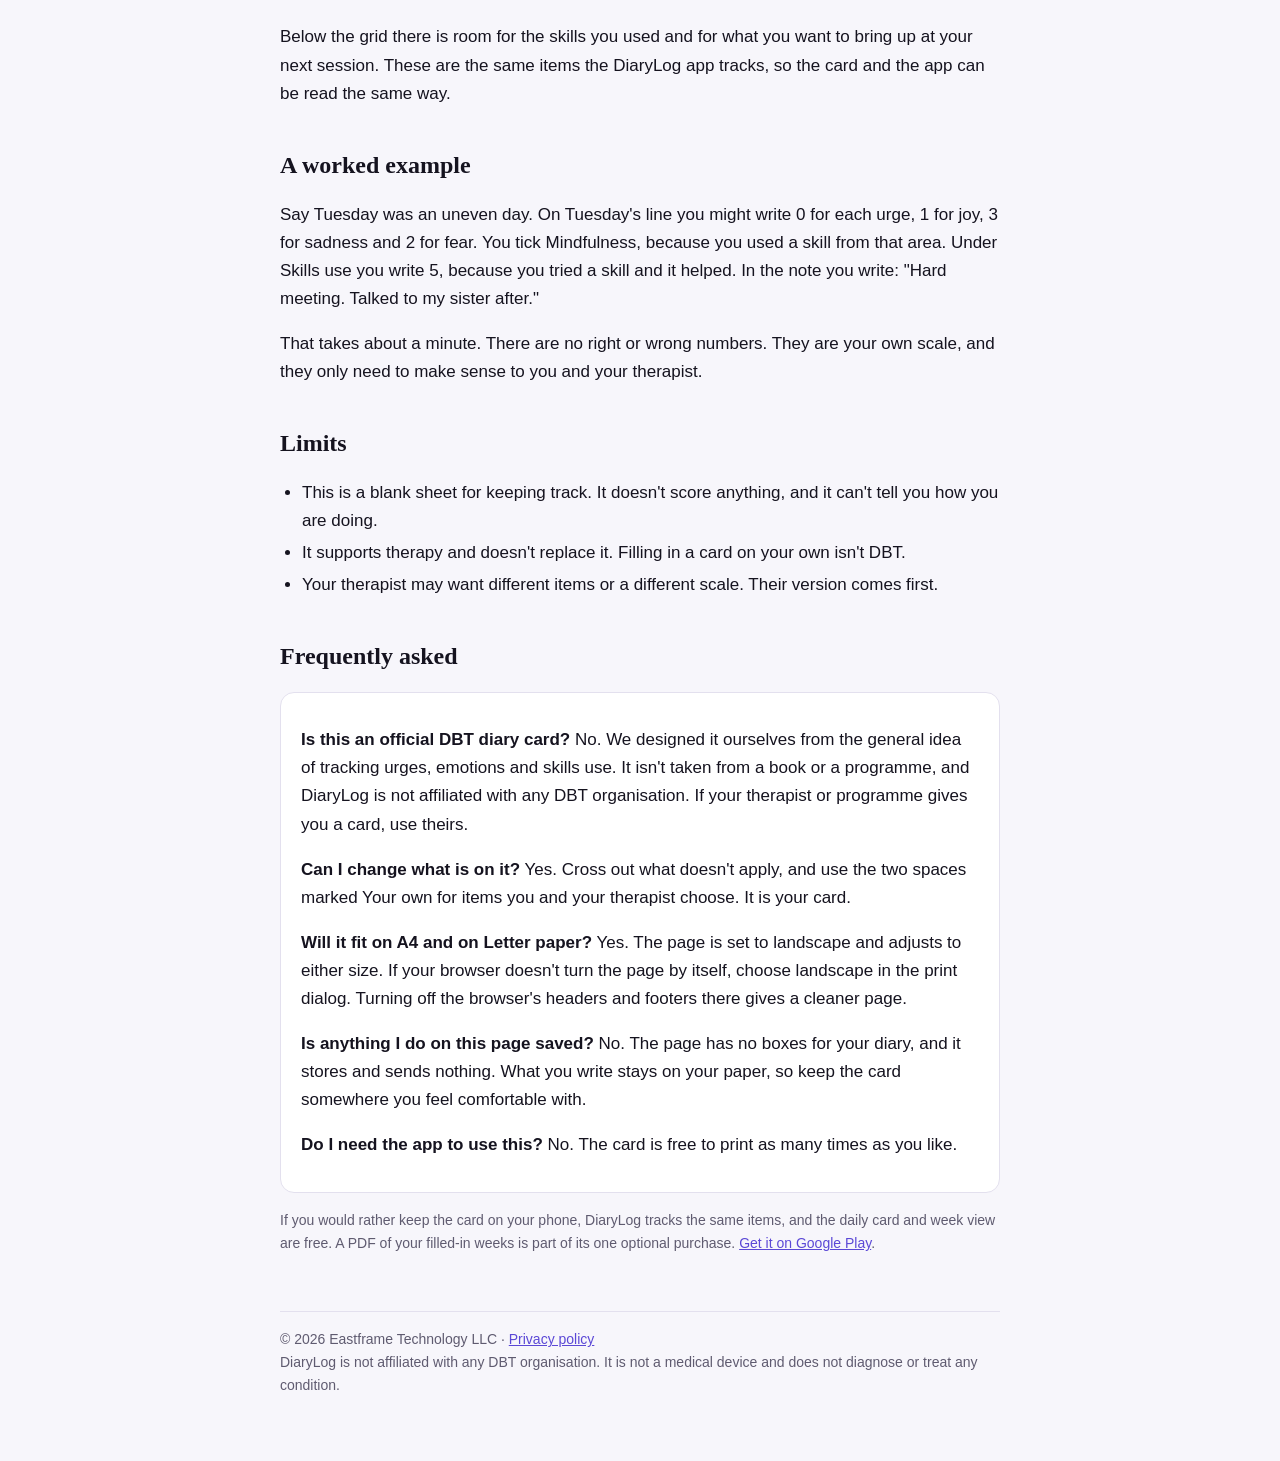
<file: tools/printable-dbt-diary-card.html>
<!doctype html>
<html lang="en">
<head>
<meta charset="utf-8">
<meta name="viewport" content="width=device-width, initial-scale=1">
<title>Free printable DBT diary card: one page, A4 or Letter</title>
<meta name="description" content="A free, blank DBT-style diary card to print: urges, emotions, skills use, medication and notes for one week, on one landscape A4 or Letter page. Nothing is stored or sent.">
<link rel="canonical" href="https://eastframe-technology.github.io/diarylog-support/tools/printable-dbt-diary-card.html">
<meta property="og:type" content="website">
<meta property="og:title" content="Free printable DBT diary card">
<meta property="og:description" content="A blank one-week diary card for urges, emotions and skills use, on one landscape A4 or Letter page.">
<meta property="og:image" content="https://eastframe-technology.github.io/diarylog-support/img/og.jpg">
<meta property="og:url" content="https://eastframe-technology.github.io/diarylog-support/tools/printable-dbt-diary-card.html">
<meta name="twitter:card" content="summary_large_image">
<link rel="icon" href="../icon.png">
<link rel="stylesheet" href="../style.css">
<script type="application/ld+json">
{"@context": "https://schema.org", "@type": "FAQPage", "mainEntity": [{"@type": "Question", "name": "Is this an official DBT diary card?", "acceptedAnswer": {"@type": "Answer", "text": "No. We designed it ourselves from the general idea of tracking urges, emotions and skills use. It isn't taken from a book or a programme, and DiaryLog is not affiliated with any DBT organisation. If your therapist or programme gives you a card, use theirs."}}, {"@type": "Question", "name": "Can I change what is on it?", "acceptedAnswer": {"@type": "Answer", "text": "Yes. Cross out what doesn't apply, and use the two spaces marked Your own for items you and your therapist choose. It is your card."}}, {"@type": "Question", "name": "Will it fit on A4 and on Letter paper?", "acceptedAnswer": {"@type": "Answer", "text": "Yes. The page is set to landscape and adjusts to either size. If your browser doesn't turn the page by itself, choose landscape in the print dialog. Turning off the browser's headers and footers there gives a cleaner page."}}, {"@type": "Question", "name": "Is anything I do on this page saved?", "acceptedAnswer": {"@type": "Answer", "text": "No. The page has no boxes for your diary, and it stores and sends nothing. What you write stays on your paper, so keep the card somewhere you feel comfortable with."}}, {"@type": "Question", "name": "Do I need the app to use this?", "acceptedAnswer": {"@type": "Answer", "text": "No. The card is free to print as many times as you like."}}]}
</script>
</head>
<body>
<main class="wide">
  <nav><a class="home" href="../"><img src="../icon.png" alt="">DiaryLog</a><a href="printable-dbt-diary-card.html">Printable card</a><a href="../guides/what-is-a-dbt-diary-card.html">What is a diary card?</a><a href="../guides/diary-card-with-your-therapist.html">Using it with your therapist</a><a href="../#support">Support</a></nav>
  <h1>Free printable DBT diary card</h1>
  <p class="lead">A blank one-week card for urges, emotions and skills use, on one landscape page of A4 or Letter. Print it, or choose "Save as PDF" in the print dialog. You don't need to sign up, and nothing on this page is stored or sent.</p>

  <aside class="crisis"><strong>This site and the card are not a crisis service.</strong> If you are in danger, or might act on thoughts of suicide or self-harm, please call your local emergency number (such as 911 or 112). In the US and Canada you can call or text <a href="tel:988">988</a>. In other countries, <a href="https://findahelpline.com">findahelpline.com</a> lists helplines.</aside>

  <div class="controls" id="controls" hidden>
    <div><label for="first">First day on the card</label><select id="first"><option value="1" selected>Monday</option><option value="2">Tuesday</option><option value="3">Wednesday</option><option value="4">Thursday</option><option value="5">Friday</option><option value="6">Saturday</option><option value="7">Sunday</option></select></div>
    <button type="button" id="print">Print the card</button>
  </div>
  <noscript><p>To print, use your browser's Print command. Only the card will print.</p></noscript>

  <div class="sheet-wrap">
  <section class="sheet" id="card" aria-label="Blank diary card">
    <div class="sheet-head">
      <div class="sheet-title">Diary card</div>
      <div class="sheet-sub">One week, one line a day. Fill in what you can. A blank space is fine.</div>
      <div class="sheet-fields"><span class="name">Name (optional) <i></i></span><span class="week">Week of <i></i></span></div>
    </div>
    <table class="days">
      <colgroup><col class="day-col"><col class="num"><col class="act"><col class="num"><col class="act"><col class="num"><col class="act"><col class="num"><col class="act"><col class="emo"><col class="emo"><col class="emo"><col class="emo"><col class="emo"><col class="emo"><col class="emo"><col class="mod"><col class="mod"><col class="mod"><col class="mod"><col class="use"><col class="med"><col></colgroup>
      <thead>
      <tr><th rowspan="3" scope="col">Day</th><th class="group lead-col" colspan="8" scope="colgroup">Urges</th><th class="group lead-col" colspan="7" scope="colgroup">Emotions, 0 to 5</th><th class="group lead-col" colspan="5" scope="colgroup">Skills</th><th class="lead-col" rowspan="3" scope="col"><span class="v">Medication as prescribed</span></th><th class="lead-col" rowspan="3" scope="col">Note</th></tr>
      <tr><th class="target lead-col" colspan="2" scope="colgroup">Self-harm urges</th><th class="target" colspan="2" scope="colgroup">Suicidal thoughts</th><th class="target" colspan="2" scope="colgroup">Urge to use (alcohol, drugs)</th><th class="target own" colspan="2" scope="colgroup">Your own:</th><th class="lead-col" rowspan="2" scope="col"><span class="v">Joy</span></th><th rowspan="2" scope="col"><span class="v">Sadness</span></th><th rowspan="2" scope="col"><span class="v">Anger</span></th><th rowspan="2" scope="col"><span class="v">Fear</span></th><th rowspan="2" scope="col"><span class="v">Shame</span></th><th rowspan="2" scope="col"><span class="v">Guilt</span></th><th class="own" rowspan="2" scope="col"><span class="v">Your own:</span></th><th class="lead-col" rowspan="2" scope="col"><span class="v">Mindfulness</span></th><th rowspan="2" scope="col"><span class="v">Distress tolerance</span></th><th rowspan="2" scope="col"><span class="v">Emotion regulation</span></th><th rowspan="2" scope="col"><span class="v">Interpersonal effectiveness</span></th><th rowspan="2" scope="col"><span class="v">Skills use<br>0 to 7</span></th></tr>
      <tr><th class="sub lead-col" scope="col">0 to 5</th><th class="sub" scope="col">Acted</th><th class="sub" scope="col">0 to 5</th><th class="sub" scope="col">Acted</th><th class="sub" scope="col">0 to 5</th><th class="sub" scope="col">Acted</th><th class="sub" scope="col">0 to 5</th><th class="sub" scope="col">Acted</th></tr>
      </thead>
      <tbody>
      <tr><th scope="row" data-day="0">Monday</th><td class="lead-col"></td><td class="tick"><span class="box"></span></td><td></td><td class="tick"><span class="box"></span></td><td></td><td class="tick"><span class="box"></span></td><td></td><td class="tick"><span class="box"></span></td><td class="lead-col"></td><td></td><td></td><td></td><td></td><td></td><td></td><td class="tick lead-col"><span class="box"></span></td><td class="tick"><span class="box"></span></td><td class="tick"><span class="box"></span></td><td class="tick"><span class="box"></span></td><td></td><td class="lead-col"><span class="yn">Y / N</span></td><td class="lead-col"></td></tr>
      <tr><th scope="row" data-day="1">Tuesday</th><td class="lead-col"></td><td class="tick"><span class="box"></span></td><td></td><td class="tick"><span class="box"></span></td><td></td><td class="tick"><span class="box"></span></td><td></td><td class="tick"><span class="box"></span></td><td class="lead-col"></td><td></td><td></td><td></td><td></td><td></td><td></td><td class="tick lead-col"><span class="box"></span></td><td class="tick"><span class="box"></span></td><td class="tick"><span class="box"></span></td><td class="tick"><span class="box"></span></td><td></td><td class="lead-col"><span class="yn">Y / N</span></td><td class="lead-col"></td></tr>
      <tr><th scope="row" data-day="2">Wednesday</th><td class="lead-col"></td><td class="tick"><span class="box"></span></td><td></td><td class="tick"><span class="box"></span></td><td></td><td class="tick"><span class="box"></span></td><td></td><td class="tick"><span class="box"></span></td><td class="lead-col"></td><td></td><td></td><td></td><td></td><td></td><td></td><td class="tick lead-col"><span class="box"></span></td><td class="tick"><span class="box"></span></td><td class="tick"><span class="box"></span></td><td class="tick"><span class="box"></span></td><td></td><td class="lead-col"><span class="yn">Y / N</span></td><td class="lead-col"></td></tr>
      <tr><th scope="row" data-day="3">Thursday</th><td class="lead-col"></td><td class="tick"><span class="box"></span></td><td></td><td class="tick"><span class="box"></span></td><td></td><td class="tick"><span class="box"></span></td><td></td><td class="tick"><span class="box"></span></td><td class="lead-col"></td><td></td><td></td><td></td><td></td><td></td><td></td><td class="tick lead-col"><span class="box"></span></td><td class="tick"><span class="box"></span></td><td class="tick"><span class="box"></span></td><td class="tick"><span class="box"></span></td><td></td><td class="lead-col"><span class="yn">Y / N</span></td><td class="lead-col"></td></tr>
      <tr><th scope="row" data-day="4">Friday</th><td class="lead-col"></td><td class="tick"><span class="box"></span></td><td></td><td class="tick"><span class="box"></span></td><td></td><td class="tick"><span class="box"></span></td><td></td><td class="tick"><span class="box"></span></td><td class="lead-col"></td><td></td><td></td><td></td><td></td><td></td><td></td><td class="tick lead-col"><span class="box"></span></td><td class="tick"><span class="box"></span></td><td class="tick"><span class="box"></span></td><td class="tick"><span class="box"></span></td><td></td><td class="lead-col"><span class="yn">Y / N</span></td><td class="lead-col"></td></tr>
      <tr><th scope="row" data-day="5">Saturday</th><td class="lead-col"></td><td class="tick"><span class="box"></span></td><td></td><td class="tick"><span class="box"></span></td><td></td><td class="tick"><span class="box"></span></td><td></td><td class="tick"><span class="box"></span></td><td class="lead-col"></td><td></td><td></td><td></td><td></td><td></td><td></td><td class="tick lead-col"><span class="box"></span></td><td class="tick"><span class="box"></span></td><td class="tick"><span class="box"></span></td><td class="tick"><span class="box"></span></td><td></td><td class="lead-col"><span class="yn">Y / N</span></td><td class="lead-col"></td></tr>
      <tr><th scope="row" data-day="6">Sunday</th><td class="lead-col"></td><td class="tick"><span class="box"></span></td><td></td><td class="tick"><span class="box"></span></td><td></td><td class="tick"><span class="box"></span></td><td></td><td class="tick"><span class="box"></span></td><td class="lead-col"></td><td></td><td></td><td></td><td></td><td></td><td></td><td class="tick lead-col"><span class="box"></span></td><td class="tick"><span class="box"></span></td><td class="tick"><span class="box"></span></td><td class="tick"><span class="box"></span></td><td></td><td class="lead-col"><span class="yn">Y / N</span></td><td class="lead-col"></td></tr>
      </tbody>
    </table>
    <div class="sheet-lower">
      <div class="sheet-box">
        <h3>How to fill it in</h3>
        <ul>
          <li><b>Urges and emotions:</b> 0 means none, 5 means strongest.</li>
          <li><b>Acted:</b> tick if you acted on it that day.</li>
          <li><b>Skills:</b> tick each area you used skills from.</li>
          <li><b>Medication:</b> circle Y or N, or skip it if it doesn't apply.</li>
          <li><b>Your own:</b> anything you and your therapist choose to track.</li>
        </ul>
      </div>
      <div class="sheet-box">
        <h3>Skills use, 0 to 7</h3>
        <ul class="use-key">
          <li><b>0</b>Skills didn't come to mind</li>
          <li><b>1</b>Came to mind, no wish to use them</li>
          <li><b>2</b>Came to mind, wanted to, didn't use them</li>
          <li><b>3</b>Tried, couldn't use them</li>
          <li><b>4</b>Tried and used them, no help</li>
          <li><b>5</b>Tried and used them, it helped</li>
          <li><b>6</b>Used them without trying, no help</li>
          <li><b>7</b>Used them without trying, it helped</li>
        </ul>
      </div>
      <div class="sheet-box"><h3>Skills I used this week</h3><div class="line"></div><div class="line"></div><div class="line"></div><div class="line"></div><div class="line"></div></div>
      <div class="sheet-box"><h3>For my next session</h3><div class="line"></div><div class="line"></div><div class="line"></div><div class="line"></div><div class="line"></div></div>
    </div>
    <div class="sheet-foot">
      <div><strong>This card is not a crisis service.</strong> If you are in danger, or might act on thoughts of suicide or self-harm, call your local emergency number (such as 911 or 112). In the US and Canada you can call or text 988. In other countries, findahelpline.com lists helplines.</div>
      <div class="src">A tracking sheet to support therapy, not a treatment.<br>Blank card from DiaryLog<br>eastframe-technology.github.io/diarylog-support</div>
    </div>
  </section>
  </div>

  <p class="note">On a phone, scroll sideways to see the whole card. It prints at full size.</p>

  <h2>What is on the card</h2>
  <p>Each day gets one line. Reading across the line:</p>
  <ul>
    <li><strong>Urges:</strong> self-harm urges, suicidal thoughts and the urge to use alcohol or drugs, each rated 0 to 5, with a box to tick if you acted on it. There is one blank pair for an item of your own.</li>
    <li><strong>Emotions:</strong> joy, sadness, anger, fear, shame and guilt, each rated 0 to 5, and a blank one.</li>
    <li><strong>Skills:</strong> a box for each of the four skill areas, and one number from 0 to 7 for how skills use went that day.</li>
    <li><strong>Medication:</strong> whether you took it as prescribed, if you track that.</li>
    <li><strong>Note:</strong> a few words about the day.</li>
  </ul>
  <p>Below the grid there is room for the skills you used and for what you want to bring up at your next session. These are the same items the DiaryLog app tracks, so the card and the app can be read the same way.</p>

  <h2>A worked example</h2>
  <p>Say Tuesday was an uneven day. On Tuesday's line you might write 0 for each urge, 1 for joy, 3 for sadness and 2 for fear. You tick Mindfulness, because you used a skill from that area. Under Skills use you write 5, because you tried a skill and it helped. In the note you write: "Hard meeting. Talked to my sister after."</p>
  <p>That takes about a minute. There are no right or wrong numbers. They are your own scale, and they only need to make sense to you and your therapist.</p>

  <h2>Limits</h2>
  <ul>
    <li>This is a blank sheet for keeping track. It doesn't score anything, and it can't tell you how you are doing.</li>
    <li>It supports therapy and doesn't replace it. Filling in a card on your own isn't DBT.</li>
    <li>Your therapist may want different items or a different scale. Their version comes first.</li>
  </ul>

  <h2>Frequently asked</h2>
  <div class="card">
    <p><strong>Is this an official DBT diary card?</strong> No. We designed it ourselves from the general idea of tracking urges, emotions and skills use. It isn't taken from a book or a programme, and DiaryLog is not affiliated with any DBT organisation. If your therapist or programme gives you a card, use theirs.</p>
    <p><strong>Can I change what is on it?</strong> Yes. Cross out what doesn't apply, and use the two spaces marked Your own for items you and your therapist choose. It is your card.</p>
    <p><strong>Will it fit on A4 and on Letter paper?</strong> Yes. The page is set to landscape and adjusts to either size. If your browser doesn't turn the page by itself, choose landscape in the print dialog. Turning off the browser's headers and footers there gives a cleaner page.</p>
    <p><strong>Is anything I do on this page saved?</strong> No. The page has no boxes for your diary, and it stores and sends nothing. What you write stays on your paper, so keep the card somewhere you feel comfortable with.</p>
    <p><strong>Do I need the app to use this?</strong> No. The card is free to print as many times as you like.</p>
  </div>

  <p class="note">If you would rather keep the card on your phone, DiaryLog tracks the same items, and the daily card and week view are free. A PDF of your filled-in weeks is part of its one optional purchase. <!-- PLAY_CTA --><a href="https://play.google.com/store/apps/details?id=com.eastframe.diarylog">Get it on Google Play</a>.<!-- /PLAY_CTA --></p>

  <footer>© 2026 Eastframe Technology LLC · <a href="../privacy.html">Privacy policy</a><br>DiaryLog is not affiliated with any DBT organisation. It is not a medical device and does not diagnose or treat any condition.</footer>
</main>
<script src="diary-card.js"></script>
<script>
(function () {
  var first = document.getElementById('first');
  var cells = document.querySelectorAll('[data-day]');
  function apply() {
    var order = window.DiaryCard.dayOrder(first.value);
    for (var i = 0; i < cells.length; i++) cells[i].textContent = order[i];
  }
  first.addEventListener('change', apply);
  document.getElementById('print').addEventListener('click', function () { window.print(); });
  document.getElementById('controls').hidden = false;
})();
</script>
</body>
</html>
</file>
<file: style.css>
:root { color-scheme: light dark; --bg:#f7f6fb; --fg:#15131f; --muted:#5f5b70; --accent:#5b48d6; --card:#ffffff; --line:#e3e0ee; --tint:#eeebfb; }
@media (prefers-color-scheme: dark) { :root { --bg:#0e0d16; --fg:#efedf7; --muted:#a7a3b8; --accent:#a594ff; --card:#18162a; --line:#2a2740; --tint:#1e1b33; } }
* { box-sizing: border-box; }
[hidden] { display:none !important; }
body { margin:0; background:var(--bg); color:var(--fg); font:17px/1.65 -apple-system, BlinkMacSystemFont, "Segoe UI", Roboto, sans-serif; }
main { max-width:720px; margin:0 auto; padding:36px 16px 64px; }
main.wide { max-width:1096px; }
main.wide > :not(.sheet-wrap) { max-width:720px; margin-left:auto; margin-right:auto; }
nav { display:flex; gap:16px; flex-wrap:wrap; font-size:15px; margin-bottom:32px; }
nav a { color:var(--muted); text-decoration:none; } nav a:hover { color:var(--fg); }
nav a.home { color:var(--fg); font-weight:600; margin-right:auto; display:flex; align-items:center; gap:8px; }
nav img { width:24px; height:24px; border-radius:6px; }
h1, h2 { font-family:"Iowan Old Style", "Palatino Linotype", Georgia, serif; font-weight:600; }
h1 { font-size:clamp(29px, 6vw, 40px); line-height:1.18; margin:0 0 12px; }
h2 { margin-top:42px; font-size:24px; line-height:1.3; } h3 { font-size:17px; margin:24px 0 6px; }
p.lead { color:var(--muted); font-size:19px; margin-top:0; }
a { color:var(--accent); }
.card { background:var(--card); border:1px solid var(--line); border-radius:14px; padding:16px 20px; margin:16px 0; }
.crisis { background:var(--tint); border-radius:14px; padding:14px 18px; margin:18px 0; font-size:16px; }
.soon { display:inline-block; background:var(--card); border:1px solid var(--line); font-weight:600; padding:11px 18px; border-radius:12px; margin:8px 0 4px; }
.note { color:var(--muted); font-size:14px; }
.shots { display:flex; gap:12px; overflow-x:auto; padding:8px 16px 12px; margin:28px -16px 0; scroll-snap-type:x mandatory; }
.shots img { width:200px; height:auto; aspect-ratio:1/2; border-radius:16px; flex:none; scroll-snap-align:start; background:#15112a; }
.grid { display:grid; grid-template-columns:repeat(auto-fit, minmax(210px, 1fr)); gap:12px; }
.grid .card { margin:0; } .grid h3 { margin-top:0; }
ul, ol { padding-left:22px; } li { margin:4px 0; }
footer { color:var(--muted); font-size:14px; margin-top:56px; border-top:1px solid var(--line); padding-top:16px; }
@media (max-width: 480px) { nav { gap:12px; font-size:14px; } nav a.home { width:100%; margin-bottom:2px; } }

/* Printable card: controls */
.controls { display:flex; flex-wrap:wrap; align-items:end; gap:12px 16px; margin:20px auto; }
.controls label { display:block; font-size:14px; font-weight:600; color:var(--muted); margin-bottom:4px; }
.controls select { font:inherit; font-size:16px; color:var(--fg); background:var(--card); border:1px solid var(--line); border-radius:10px; padding:9px 12px; }
.controls button { font:inherit; font-weight:600; color:#fff; background:#5b48d6; border:0; border-radius:10px; padding:10px 22px; cursor:pointer; }
.controls button:focus-visible, .controls select:focus-visible { outline:2px solid var(--accent); outline-offset:2px; }

/* Printable card: the sheet. Always paper colours, in dark mode too. */
.sheet-wrap { overflow-x:auto; margin:16px 0; border-radius:6px; }
.sheet { --ink:#1c1b22; --soft:#625f73; --rule:#b9b4cf; --heavy:#5f5a7d; --band:#ebe8fa; --shade:#f6f5fc; --mark:#4a39bd;
  width:1064px; padding:6mm; background:#fff; color:var(--ink);
  font:8.2pt/1.25 -apple-system, BlinkMacSystemFont, "Segoe UI", Roboto, Helvetica, Arial, sans-serif; color-scheme:light; }
.sheet-head { display:flex; align-items:baseline; gap:5mm; height:8mm; }
.sheet-title { font:600 16pt/1.1 "Iowan Old Style", "Palatino Linotype", Georgia, serif; color:var(--mark); }
.sheet-sub { color:var(--soft); }
.sheet-fields { margin-left:auto; display:flex; gap:5mm; }
.sheet-fields span { display:flex; align-items:baseline; gap:1.5mm; color:var(--soft); white-space:nowrap; }
.sheet-fields i { display:block; border-bottom:0.6pt solid var(--ink); }
.sheet-fields .name i { width:34mm; } .sheet-fields .week i { width:28mm; }

.days { margin-top:1.4mm; width:100%; border-collapse:collapse; table-layout:fixed; }
.days th, .days td { border:0.5pt solid var(--rule); padding:0; text-align:center; }
.days thead th { background:var(--band); font-weight:600; font-size:7.6pt; line-height:1.15; padding:0.6mm 0.5mm; -webkit-print-color-adjust:exact; print-color-adjust:exact; }
.days thead .group { font-size:8.4pt; height:5.6mm; color:var(--mark); }
.days thead .target { height:15mm; }
.days thead .sub { height:4.6mm; font-weight:400; font-size:7pt; background:#fff; }
.days thead .own { font-weight:400; color:var(--soft); }
.v { display:inline-block; writing-mode:vertical-rl; transform:rotate(180deg); text-align:left; white-space:normal; height:18.6mm; }
.days tbody th { font-weight:600; text-align:left; padding-left:1.6mm; font-size:8.6pt; }
.days tbody tr { height:13.2mm; }
.days .tick { background:var(--shade); -webkit-print-color-adjust:exact; print-color-adjust:exact; }
.box { display:inline-block; width:3.4mm; height:3.4mm; border:0.6pt solid var(--soft); border-radius:0.5mm; vertical-align:middle; }
.yn { color:var(--soft); font-size:7.4pt; white-space:nowrap; }
.days .lead-col { border-left:1.1pt solid var(--heavy); }
.days .day-col { width:20mm; } .days .num { width:8.7mm; } .days .act { width:8.3mm; } .days .emo { width:8.1mm; } .days .mod { width:7.9mm; } .days .use { width:8.6mm; } .days .med { width:9.6mm; }

.sheet-lower { margin-top:2.2mm; height:41mm; display:grid; grid-template-columns:1.25fr 1.5fr 1fr 1fr; gap:2.2mm; }
.sheet-box { border:0.5pt solid var(--rule); border-radius:1.2mm; padding:1.6mm 2.2mm; overflow:hidden; }
.sheet-box h3 { margin:0 0 0.8mm; font-size:8.4pt; line-height:1.2; font-weight:600; color:var(--mark); }
.sheet-box ul { list-style:none; margin:0; padding:0; font-size:7.7pt; line-height:1.3; }
.sheet-box .line { height:6.6mm; border-bottom:0.5pt solid var(--rule); }
.sheet-box li { margin:0; }
.use-key { columns:2; column-gap:3mm; }
.use-key li { break-inside:avoid; padding-left:3.2mm; text-indent:-3.2mm; margin-bottom:0.4mm; }
.use-key b { display:inline-block; width:3.2mm; text-indent:0; }
.sheet-foot { margin-top:2.2mm; display:flex; justify-content:space-between; gap:6mm; font-size:7.3pt; line-height:1.25; color:var(--soft); }
.sheet-foot strong { color:var(--ink); font-weight:600; }
.sheet-foot .src { text-align:right; flex:none; }

@page { size:landscape; margin:9mm; }
@media print {
  html, body { background:#fff !important; color:#000; }
  main, main.wide { max-width:none; padding:0; margin:0; }
  main > :not(.sheet-wrap) { display:none !important; }
  .sheet-wrap { overflow:visible; margin:0; border-radius:0; }
  .sheet { width:100%; padding:0; page-break-inside:avoid; break-inside:avoid; }
}
</file>
